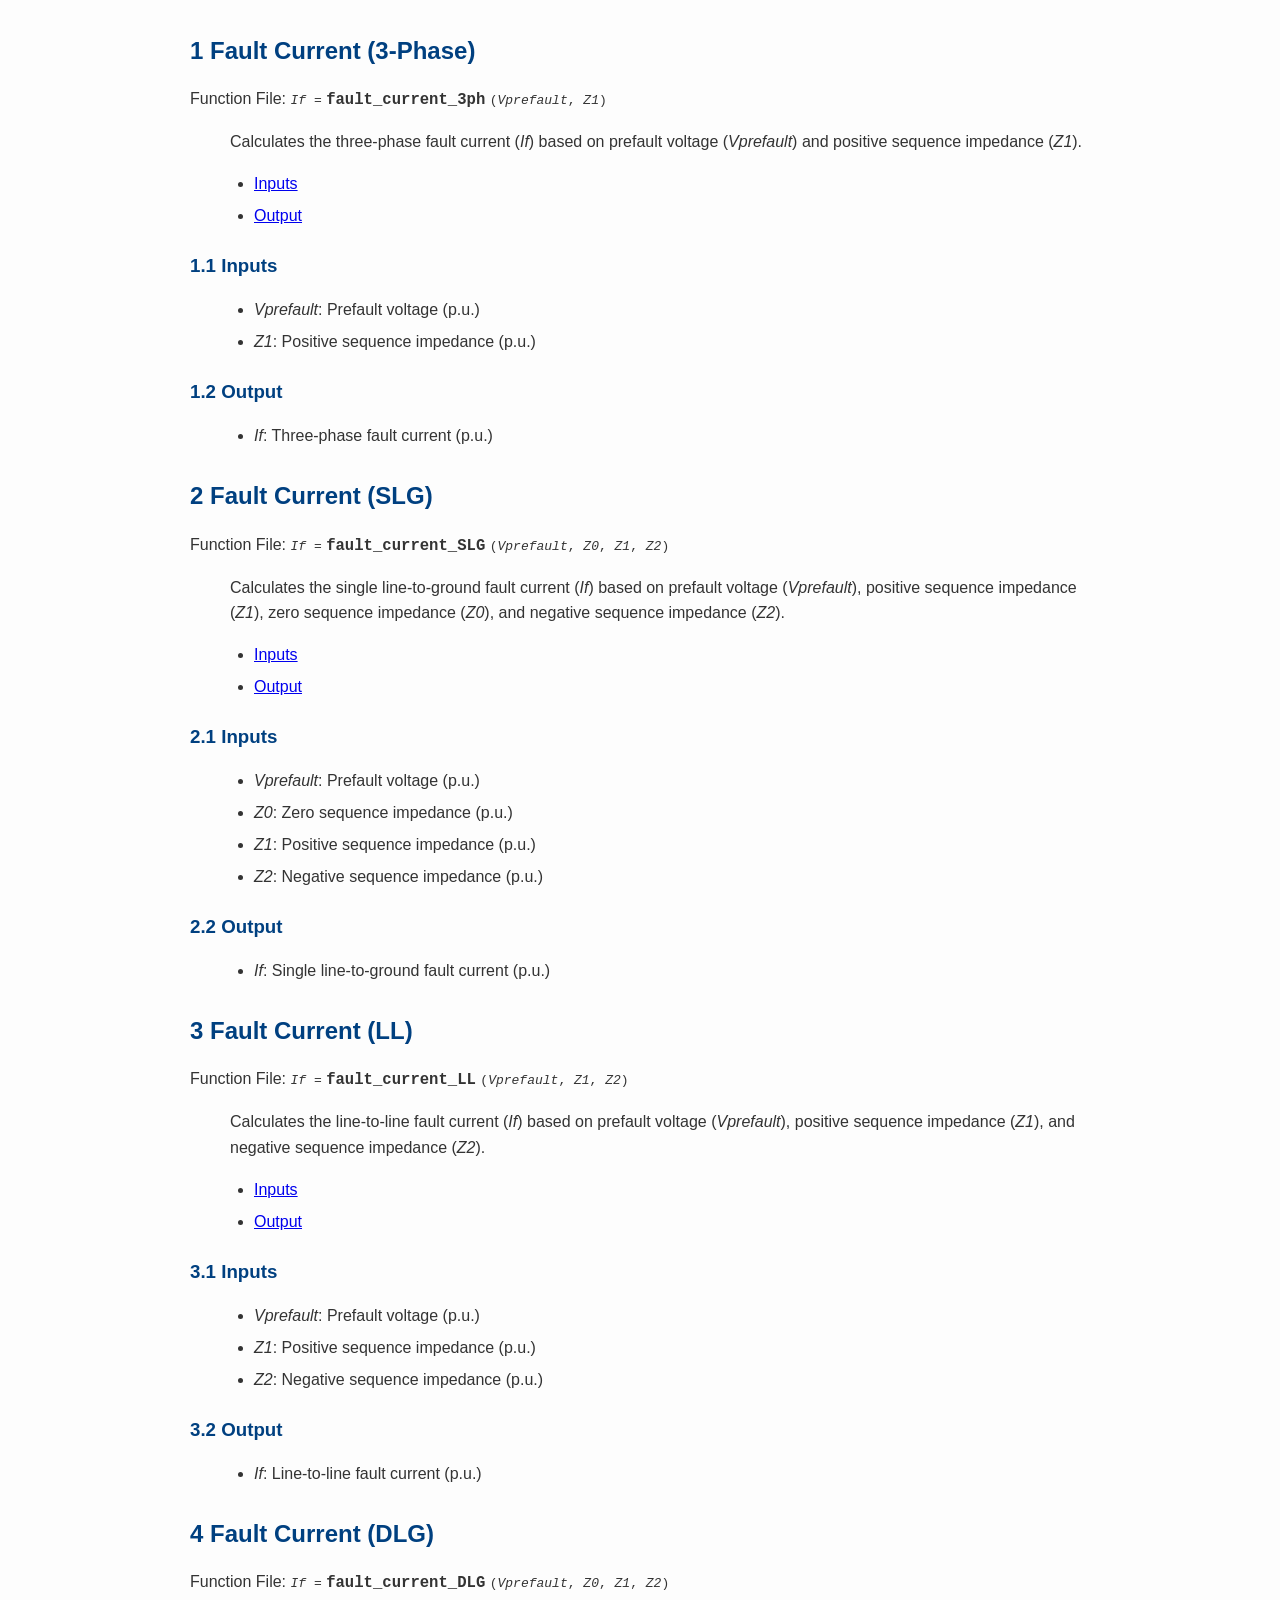
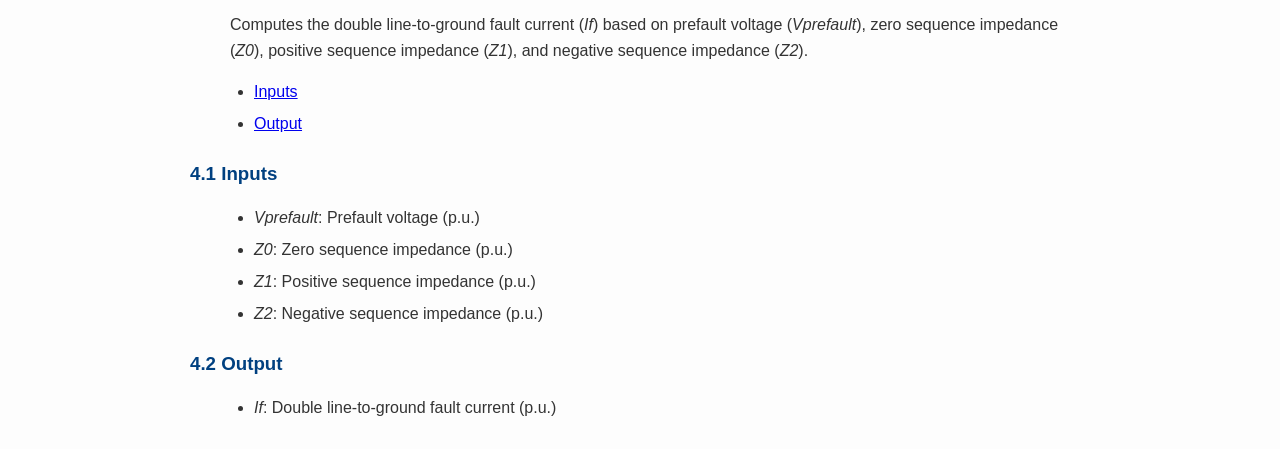
<file: docs/texinfo/fault_current.html/index.html>
<!DOCTYPE html>
<html>
<!-- Created by GNU Texinfo 7.1, https://www.gnu.org/software/texinfo/ -->
<head>
<meta http-equiv="Content-Type" content="text/html; charset=utf-8">
<title>Fault Current Calculations</title>

<meta name="description" content="Fault Current Calculations">
<meta name="keywords" content="Fault Current Calculations">
<meta name="resource-type" content="document">
<meta name="distribution" content="global">
<meta name="Generator" content="makeinfo">
<meta name="viewport" content="width=device-width,initial-scale=1">

<style type="text/css">
<!--
/* General page layout */

a.copiable-link {visibility: hidden; text-decoration: none; line-height: 0em}
span:hover a.copiable-link {visibility: visible}
strong.def-name {font-family: monospace; font-weight: bold; font-size: larger}
ul.mark-bullet {list-style-type: disc}
body {
  font-family: "Segoe UI", Arial, sans-serif;
  margin: 2em auto;
  max-width: 900px;
  line-height: 1.6;
  background-color: #fdfdfd;
  color: #333;
}

/* Headings */
h1, h2, h3 {
  color: #004080;
  margin-top: 1.2em;
  margin-bottom: 0.5em;
}

/* Code blocks */
pre {
  background: #f5f5f5;
  padding: 1em;
  border-radius: 6px;
  font-family: Consolas, monospace;
  overflow-x: auto;
}

/* Lists */
ul {
  margin-left: 1.5em;
  list-style-type: disc;
}

li {
  margin-bottom: 0.4em;
}

/* Tables (if any) */
table {
  border-collapse: collapse;
  margin: 1em 0;
  width: 100%;
}

th, td {
  border: 1px solid #ccc;
  padding: 0.6em;
  text-align: left;
}

th {
  background-color: #e6f0ff;
}

/* Footer */
footer {
  margin-top: 2em;
  font-size: 0.9em;
  color: #666;
  text-align: center;
}
-->
</style>


</head>

<body lang="en">



<div class="chapter-level-extent" id="Fault-Current-_00283_002dPhase_0029">
<h2 class="chapter"><span>1 Fault Current (3-Phase)<a class="copiable-link" href="#Fault-Current-_00283_002dPhase_0029"> &para;</a></span></h2>

<dl class="first-deftypefn">
<dt class="deftypefn" id="index-fault_005fcurrent_005f3ph"><span class="category-def">Function File: </span><span><code class="def-type"><var class="var">If</var> =</code> <strong class="def-name">fault_current_3ph</strong> <code class="def-code-arguments">(<var class="var">Vprefault</var>, <var class="var">Z1</var>)</code><a class="copiable-link" href="#index-fault_005fcurrent_005f3ph"> &para;</a></span></dt>
<dd><p>Calculates the three-phase fault current (<var class="var">If</var>) based on
prefault voltage (<var class="var">Vprefault</var>) and positive sequence impedance (<var class="var">Z1</var>).
</p></dd></dl>

<ul class="mini-toc">
<li><a href="#Inputs" accesskey="1">Inputs</a></li>
<li><a href="#Output" accesskey="2">Output</a></li>
</ul>
<div class="section-level-extent" id="Inputs">
<h3 class="section"><span>1.1 Inputs<a class="copiable-link" href="#Inputs"> &para;</a></span></h3>
<ul class="itemize mark-bullet">
<li><var class="var">Vprefault</var>: Prefault voltage (p.u.)
  </li><li><var class="var">Z1</var>: Positive sequence impedance (p.u.)
</li></ul>

</div>
<div class="section-level-extent" id="Output">
<h3 class="section"><span>1.2 Output<a class="copiable-link" href="#Output"> &para;</a></span></h3>
<ul class="itemize mark-bullet">
<li><var class="var">If</var>: Three-phase fault current (p.u.)
</li></ul>


</div>
</div>
<div class="chapter-level-extent" id="Fault-Current-_0028SLG_0029">
<h2 class="chapter"><span>2 Fault Current (SLG)<a class="copiable-link" href="#Fault-Current-_0028SLG_0029"> &para;</a></span></h2>

<dl class="first-deftypefn">
<dt class="deftypefn" id="index-fault_005fcurrent_005fSLG"><span class="category-def">Function File: </span><span><code class="def-type"><var class="var">If</var> =</code> <strong class="def-name">fault_current_SLG</strong> <code class="def-code-arguments">(<var class="var">Vprefault</var>, <var class="var">Z0</var>, <var class="var">Z1</var>, <var class="var">Z2</var>)</code><a class="copiable-link" href="#index-fault_005fcurrent_005fSLG"> &para;</a></span></dt>
<dd><p>Calculates the single line-to-ground fault current (<var class="var">If</var>) based on
prefault voltage (<var class="var">Vprefault</var>), positive sequence impedance (<var class="var">Z1</var>),
zero sequence impedance (<var class="var">Z0</var>), and negative sequence impedance (<var class="var">Z2</var>).
</p></dd></dl>

<ul class="mini-toc">
<li><a href="#Inputs-1" accesskey="1">Inputs</a></li>
<li><a href="#Output-1" accesskey="2">Output</a></li>
</ul>
<div class="section-level-extent" id="Inputs-1">
<h3 class="section"><span>2.1 Inputs<a class="copiable-link" href="#Inputs-1"> &para;</a></span></h3>
<ul class="itemize mark-bullet">
<li><var class="var">Vprefault</var>: Prefault voltage (p.u.)
  </li><li><var class="var">Z0</var>: Zero sequence impedance (p.u.)
  </li><li><var class="var">Z1</var>: Positive sequence impedance (p.u.)
  </li><li><var class="var">Z2</var>: Negative sequence impedance (p.u.)
</li></ul>

</div>
<div class="section-level-extent" id="Output-1">
<h3 class="section"><span>2.2 Output<a class="copiable-link" href="#Output-1"> &para;</a></span></h3>
<ul class="itemize mark-bullet">
<li><var class="var">If</var>: Single line-to-ground fault current (p.u.)
</li></ul>


</div>
</div>
<div class="chapter-level-extent" id="Fault-Current-_0028LL_0029">
<h2 class="chapter"><span>3 Fault Current (LL)<a class="copiable-link" href="#Fault-Current-_0028LL_0029"> &para;</a></span></h2>

<dl class="first-deftypefn">
<dt class="deftypefn" id="index-fault_005fcurrent_005fLL"><span class="category-def">Function File: </span><span><code class="def-type"><var class="var">If</var> =</code> <strong class="def-name">fault_current_LL</strong> <code class="def-code-arguments">(<var class="var">Vprefault</var>, <var class="var">Z1</var>, <var class="var">Z2</var>)</code><a class="copiable-link" href="#index-fault_005fcurrent_005fLL"> &para;</a></span></dt>
<dd><p>Calculates the line-to-line fault current (<var class="var">If</var>) based on
prefault voltage (<var class="var">Vprefault</var>), positive sequence impedance (<var class="var">Z1</var>),
and negative sequence impedance (<var class="var">Z2</var>).
</p></dd></dl>

<ul class="mini-toc">
<li><a href="#Inputs-2" accesskey="1">Inputs</a></li>
<li><a href="#Output-2" accesskey="2">Output</a></li>
</ul>
<div class="section-level-extent" id="Inputs-2">
<h3 class="section"><span>3.1 Inputs<a class="copiable-link" href="#Inputs-2"> &para;</a></span></h3>
<ul class="itemize mark-bullet">
<li><var class="var">Vprefault</var>: Prefault voltage (p.u.)
  </li><li><var class="var">Z1</var>: Positive sequence impedance (p.u.)
  </li><li><var class="var">Z2</var>: Negative sequence impedance (p.u.)
</li></ul>

</div>
<div class="section-level-extent" id="Output-2">
<h3 class="section"><span>3.2 Output<a class="copiable-link" href="#Output-2"> &para;</a></span></h3>
<ul class="itemize mark-bullet">
<li><var class="var">If</var>: Line-to-line fault current (p.u.)
</li></ul>


</div>
</div>
<div class="chapter-level-extent" id="Fault-Current-_0028DLG_0029">
<h2 class="chapter"><span>4 Fault Current (DLG)<a class="copiable-link" href="#Fault-Current-_0028DLG_0029"> &para;</a></span></h2>

<dl class="first-deftypefn">
<dt class="deftypefn" id="index-fault_005fcurrent_005fDLG"><span class="category-def">Function File: </span><span><code class="def-type"><var class="var">If</var> =</code> <strong class="def-name">fault_current_DLG</strong> <code class="def-code-arguments">(<var class="var">Vprefault</var>, <var class="var">Z0</var>, <var class="var">Z1</var>, <var class="var">Z2</var>)</code><a class="copiable-link" href="#index-fault_005fcurrent_005fDLG"> &para;</a></span></dt>
<dd><p>Computes the double line-to-ground fault current (<var class="var">If</var>) based on
prefault voltage (<var class="var">Vprefault</var>), zero sequence impedance (<var class="var">Z0</var>),
positive sequence impedance (<var class="var">Z1</var>), and negative sequence impedance (<var class="var">Z2</var>).
</p></dd></dl>

<ul class="mini-toc">
<li><a href="#Inputs-3" accesskey="1">Inputs</a></li>
<li><a href="#Output-3" accesskey="2">Output</a></li>
</ul>
<div class="section-level-extent" id="Inputs-3">
<h3 class="section"><span>4.1 Inputs<a class="copiable-link" href="#Inputs-3"> &para;</a></span></h3>
<ul class="itemize mark-bullet">
<li><var class="var">Vprefault</var>: Prefault voltage (p.u.)
  </li><li><var class="var">Z0</var>: Zero sequence impedance (p.u.)
  </li><li><var class="var">Z1</var>: Positive sequence impedance (p.u.)
  </li><li><var class="var">Z2</var>: Negative sequence impedance (p.u.)
</li></ul>

</div>
<div class="section-level-extent" id="Output-3">
<h3 class="section"><span>4.2 Output<a class="copiable-link" href="#Output-3"> &para;</a></span></h3>
<ul class="itemize mark-bullet">
<li><var class="var">If</var>: Double line-to-ground fault current (p.u.)
</li></ul>

</div>
</div>



</body>
</html>
</file>
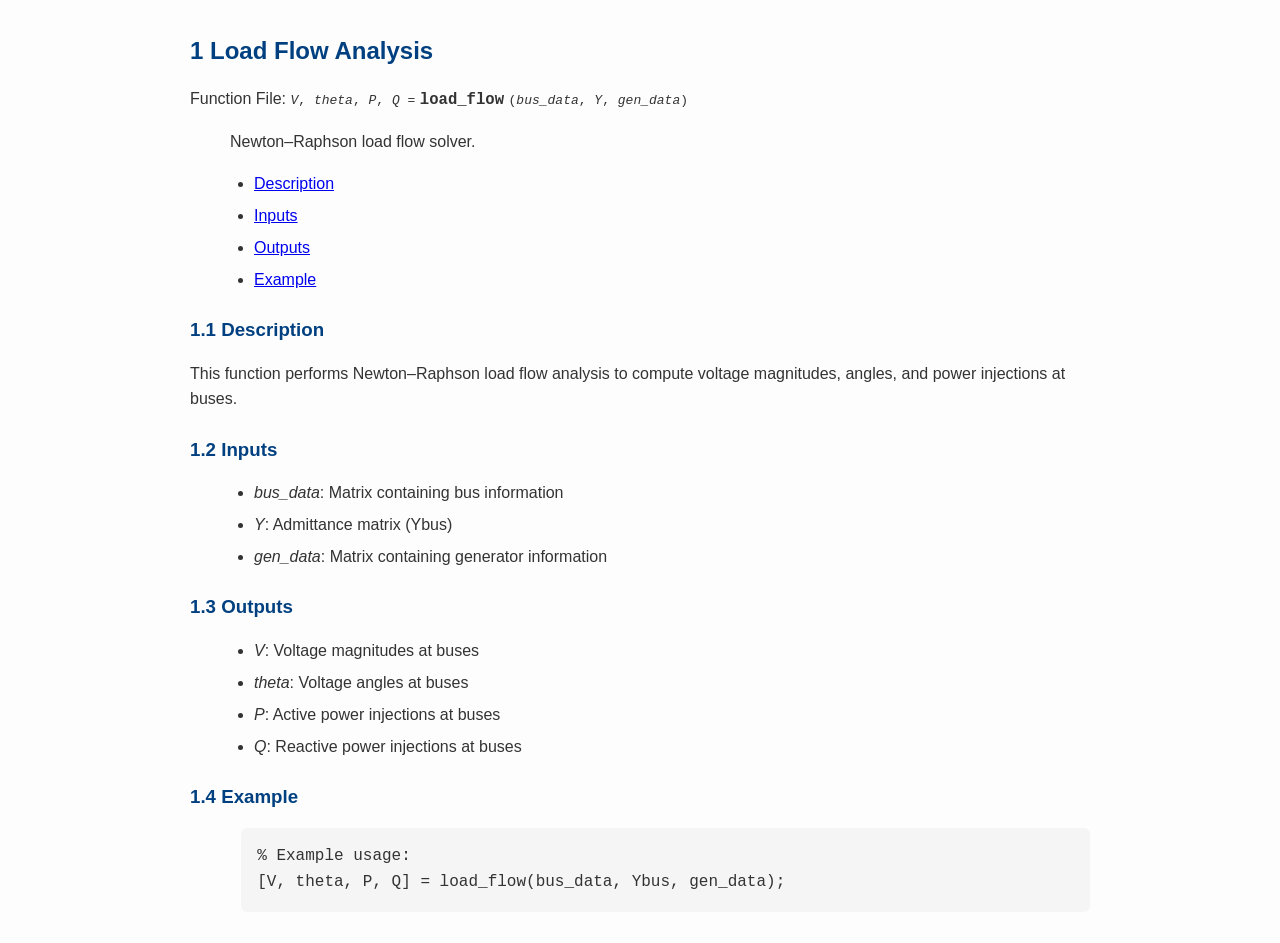
<file: docs/texinfo/load_flow.html/index.html>
<!DOCTYPE html>
<html>
<!-- Created by GNU Texinfo 7.1, https://www.gnu.org/software/texinfo/ -->
<head>
<meta http-equiv="Content-Type" content="text/html; charset=utf-8">
<title>Newton-Raphson Load Flow Solver</title>

<meta name="description" content="Newton-Raphson Load Flow Solver">
<meta name="keywords" content="Newton-Raphson Load Flow Solver">
<meta name="resource-type" content="document">
<meta name="distribution" content="global">
<meta name="Generator" content="makeinfo">
<meta name="viewport" content="width=device-width,initial-scale=1">

<link href="#SEC_Contents" rel="contents" title="Table of Contents">
<style type="text/css">
<!--
/* General page layout */

a.copiable-link {visibility: hidden; text-decoration: none; line-height: 0em}
div.example {margin-left: 3.2em}
span:hover a.copiable-link {visibility: visible}
strong.def-name {font-family: monospace; font-weight: bold; font-size: larger}
ul.mark-bullet {list-style-type: disc}
body {
  font-family: "Segoe UI", Arial, sans-serif;
  margin: 2em auto;
  max-width: 900px;
  line-height: 1.6;
  background-color: #fdfdfd;
  color: #333;
}

/* Headings */
h1, h2, h3 {
  color: #004080;
  margin-top: 1.2em;
  margin-bottom: 0.5em;
}

/* Code blocks */
pre {
  background: #f5f5f5;
  padding: 1em;
  border-radius: 6px;
  font-family: Consolas, monospace;
  overflow-x: auto;
}

/* Lists */
ul {
  margin-left: 1.5em;
  list-style-type: disc;
}

li {
  margin-bottom: 0.4em;
}

/* Tables (if any) */
table {
  border-collapse: collapse;
  margin: 1em 0;
  width: 100%;
}

th, td {
  border: 1px solid #ccc;
  padding: 0.6em;
  text-align: left;
}

th {
  background-color: #e6f0ff;
}

/* Footer */
footer {
  margin-top: 2em;
  font-size: 0.9em;
  color: #666;
  text-align: center;
}
-->
</style>


</head>

<body lang="en">



<div class="chapter-level-extent" id="Load-Flow-Analysis">
<h2 class="chapter"><span>1 Load Flow Analysis<a class="copiable-link" href="#Load-Flow-Analysis"> &para;</a></span></h2>

<dl class="first-deftypefn">
<dt class="deftypefn" id="index-load_005fflow"><span class="category-def">Function File: </span><span><code class="def-type"><var class="var">V</var>, <var class="var">theta</var>, <var class="var">P</var>, <var class="var">Q</var> =</code> <strong class="def-name">load_flow</strong> <code class="def-code-arguments">(<var class="var">bus_data</var>, <var class="var">Y</var>, <var class="var">gen_data</var>)</code><a class="copiable-link" href="#index-load_005fflow"> &para;</a></span></dt>
<dd><p>Newton–Raphson load flow solver.
</p></dd></dl>

<ul class="mini-toc">
<li><a href="#Description" accesskey="1">Description</a></li>
<li><a href="#Inputs" accesskey="2">Inputs</a></li>
<li><a href="#Outputs" accesskey="3">Outputs</a></li>
<li><a href="#Example" accesskey="4">Example</a></li>
</ul>
<div class="section-level-extent" id="Description">
<h3 class="section"><span>1.1 Description<a class="copiable-link" href="#Description"> &para;</a></span></h3>
<p>This function performs Newton–Raphson load flow analysis to compute
voltage magnitudes, angles, and power injections at buses.
</p>
</div>
<div class="section-level-extent" id="Inputs">
<h3 class="section"><span>1.2 Inputs<a class="copiable-link" href="#Inputs"> &para;</a></span></h3>
<ul class="itemize mark-bullet">
<li><var class="var">bus_data</var>: Matrix containing bus information
  </li><li><var class="var">Y</var>: Admittance matrix (Ybus)
  </li><li><var class="var">gen_data</var>: Matrix containing generator information
</li></ul>

</div>
<div class="section-level-extent" id="Outputs">
<h3 class="section"><span>1.3 Outputs<a class="copiable-link" href="#Outputs"> &para;</a></span></h3>
<ul class="itemize mark-bullet">
<li><var class="var">V</var>: Voltage magnitudes at buses
  </li><li><var class="var">theta</var>: Voltage angles at buses
  </li><li><var class="var">P</var>: Active power injections at buses
  </li><li><var class="var">Q</var>: Reactive power injections at buses
</li></ul>

</div>
<div class="section-level-extent" id="Example">
<h3 class="section"><span>1.4 Example<a class="copiable-link" href="#Example"> &para;</a></span></h3>
<div class="example">
<pre class="example-preformatted">% Example usage:
[V, theta, P, Q] = load_flow(bus_data, Ybus, gen_data);
</pre></div>

</div>
</div>



</body>
</html>
</file>
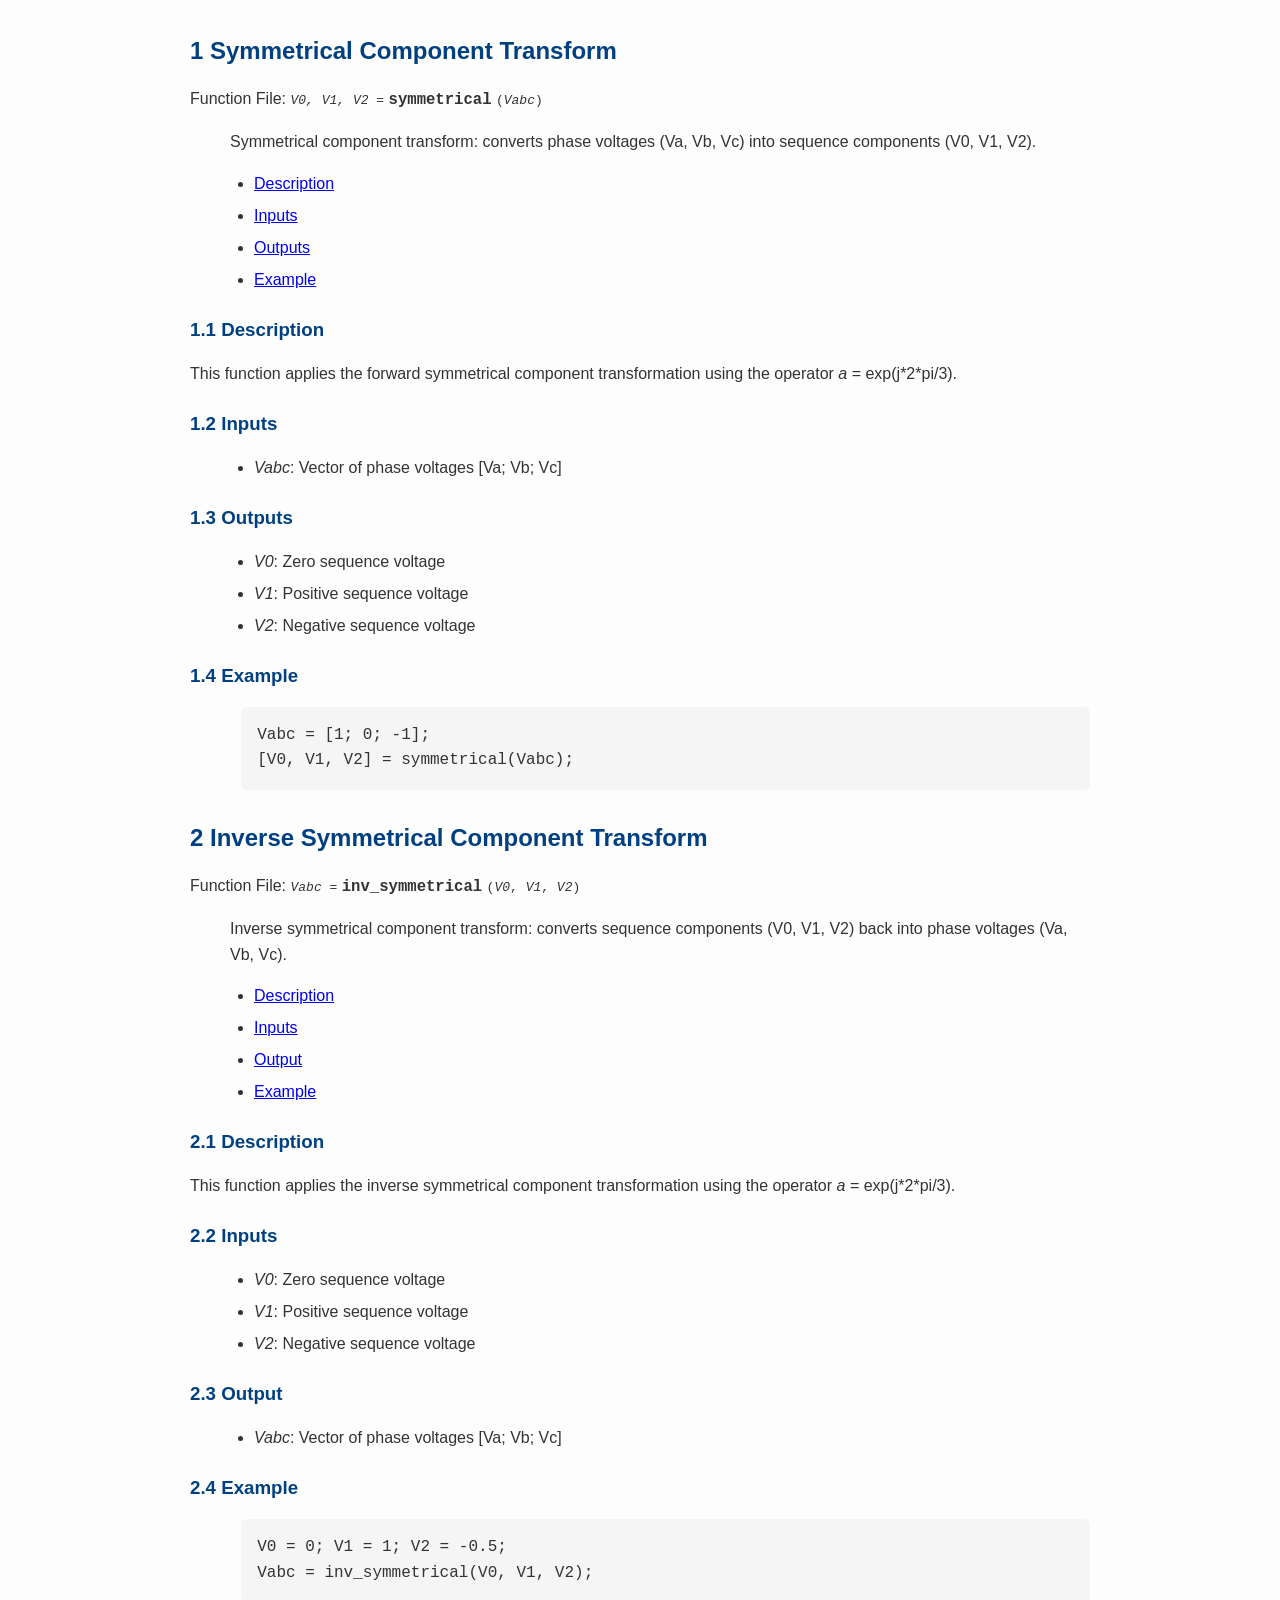
<file: docs/texinfo/symmetrical_components.html/index.html>
<!DOCTYPE html>
<html>
<!-- Created by GNU Texinfo 7.1, https://www.gnu.org/software/texinfo/ -->
<head>
<meta http-equiv="Content-Type" content="text/html; charset=utf-8">
<title>Symmetrical Component Transformations</title>

<meta name="description" content="Symmetrical Component Transformations">
<meta name="keywords" content="Symmetrical Component Transformations">
<meta name="resource-type" content="document">
<meta name="distribution" content="global">
<meta name="Generator" content="makeinfo">
<meta name="viewport" content="width=device-width,initial-scale=1">

<link href="#SEC_Contents" rel="contents" title="Table of Contents">
<style type="text/css">
<!--
/* General page layout */

a.copiable-link {visibility: hidden; text-decoration: none; line-height: 0em}
div.example {margin-left: 3.2em}
span:hover a.copiable-link {visibility: visible}
strong.def-name {font-family: monospace; font-weight: bold; font-size: larger}
ul.mark-bullet {list-style-type: disc}
body {
  font-family: "Segoe UI", Arial, sans-serif;
  margin: 2em auto;
  max-width: 900px;
  line-height: 1.6;
  background-color: #fdfdfd;
  color: #333;
}

/* Headings */
h1, h2, h3 {
  color: #004080;
  margin-top: 1.2em;
  margin-bottom: 0.5em;
}

/* Code blocks */
pre {
  background: #f5f5f5;
  padding: 1em;
  border-radius: 6px;
  font-family: Consolas, monospace;
  overflow-x: auto;
}

/* Lists */
ul {
  margin-left: 1.5em;
  list-style-type: disc;
}

li {
  margin-bottom: 0.4em;
}

/* Tables (if any) */
table {
  border-collapse: collapse;
  margin: 1em 0;
  width: 100%;
}

th, td {
  border: 1px solid #ccc;
  padding: 0.6em;
  text-align: left;
}

th {
  background-color: #e6f0ff;
}

/* Footer */
footer {
  margin-top: 2em;
  font-size: 0.9em;
  color: #666;
  text-align: center;
}
-->
</style>


</head>

<body lang="en">



<div class="chapter-level-extent" id="Symmetrical-Component-Transform">
<h2 class="chapter"><span>1 Symmetrical Component Transform<a class="copiable-link" href="#Symmetrical-Component-Transform"> &para;</a></span></h2>

<dl class="first-deftypefn">
<dt class="deftypefn" id="index-symmetrical"><span class="category-def">Function File: </span><span><code class="def-type"><var class="var">V0, V1, V2</var> =</code> <strong class="def-name">symmetrical</strong> <code class="def-code-arguments">(<var class="var">Vabc</var>)</code><a class="copiable-link" href="#index-symmetrical"> &para;</a></span></dt>
<dd><p>Symmetrical component transform: converts phase voltages (Va, Vb, Vc)
into sequence components (V0, V1, V2).
</p></dd></dl>

<ul class="mini-toc">
<li><a href="#Description" accesskey="1">Description</a></li>
<li><a href="#Inputs" accesskey="2">Inputs</a></li>
<li><a href="#Outputs" accesskey="3">Outputs</a></li>
<li><a href="#Example" accesskey="4">Example</a></li>
</ul>
<div class="section-level-extent" id="Description">
<h3 class="section"><span>1.1 Description<a class="copiable-link" href="#Description"> &para;</a></span></h3>
<p>This function applies the forward symmetrical component transformation
using the operator <var class="var">a</var> = exp(j*2*pi/3).
</p>
</div>
<div class="section-level-extent" id="Inputs">
<h3 class="section"><span>1.2 Inputs<a class="copiable-link" href="#Inputs"> &para;</a></span></h3>
<ul class="itemize mark-bullet">
<li><var class="var">Vabc</var>: Vector of phase voltages [Va; Vb; Vc]
</li></ul>

</div>
<div class="section-level-extent" id="Outputs">
<h3 class="section"><span>1.3 Outputs<a class="copiable-link" href="#Outputs"> &para;</a></span></h3>
<ul class="itemize mark-bullet">
<li><var class="var">V0</var>: Zero sequence voltage
  </li><li><var class="var">V1</var>: Positive sequence voltage
  </li><li><var class="var">V2</var>: Negative sequence voltage
</li></ul>

</div>
<div class="section-level-extent" id="Example">
<h3 class="section"><span>1.4 Example<a class="copiable-link" href="#Example"> &para;</a></span></h3>
<div class="example">
<pre class="example-preformatted">Vabc = [1; 0; -1];
[V0, V1, V2] = symmetrical(Vabc);
</pre></div>


</div>
</div>
<div class="chapter-level-extent" id="Inverse-Symmetrical-Component-Transform">
<h2 class="chapter"><span>2 Inverse Symmetrical Component Transform<a class="copiable-link" href="#Inverse-Symmetrical-Component-Transform"> &para;</a></span></h2>

<dl class="first-deftypefn">
<dt class="deftypefn" id="index-inv_005fsymmetrical"><span class="category-def">Function File: </span><span><code class="def-type"><var class="var">Vabc</var> =</code> <strong class="def-name">inv_symmetrical</strong> <code class="def-code-arguments">(<var class="var">V0</var>, <var class="var">V1</var>, <var class="var">V2</var>)</code><a class="copiable-link" href="#index-inv_005fsymmetrical"> &para;</a></span></dt>
<dd><p>Inverse symmetrical component transform: converts sequence components
(V0, V1, V2) back into phase voltages (Va, Vb, Vc).
</p></dd></dl>

<ul class="mini-toc">
<li><a href="#Description-1" accesskey="1">Description</a></li>
<li><a href="#Inputs-1" accesskey="2">Inputs</a></li>
<li><a href="#Output" accesskey="3">Output</a></li>
<li><a href="#Example-1" accesskey="4">Example</a></li>
</ul>
<div class="section-level-extent" id="Description-1">
<h3 class="section"><span>2.1 Description<a class="copiable-link" href="#Description-1"> &para;</a></span></h3>
<p>This function applies the inverse symmetrical component transformation
using the operator <var class="var">a</var> = exp(j*2*pi/3).
</p>
</div>
<div class="section-level-extent" id="Inputs-1">
<h3 class="section"><span>2.2 Inputs<a class="copiable-link" href="#Inputs-1"> &para;</a></span></h3>
<ul class="itemize mark-bullet">
<li><var class="var">V0</var>: Zero sequence voltage
  </li><li><var class="var">V1</var>: Positive sequence voltage
  </li><li><var class="var">V2</var>: Negative sequence voltage
</li></ul>

</div>
<div class="section-level-extent" id="Output">
<h3 class="section"><span>2.3 Output<a class="copiable-link" href="#Output"> &para;</a></span></h3>
<ul class="itemize mark-bullet">
<li><var class="var">Vabc</var>: Vector of phase voltages [Va; Vb; Vc]
</li></ul>

</div>
<div class="section-level-extent" id="Example-1">
<h3 class="section"><span>2.4 Example<a class="copiable-link" href="#Example-1"> &para;</a></span></h3>
<div class="example">
<pre class="example-preformatted">V0 = 0; V1 = 1; V2 = -0.5;
Vabc = inv_symmetrical(V0, V1, V2);
</pre></div>

</div>
</div>



</body>
</html>
</file>
